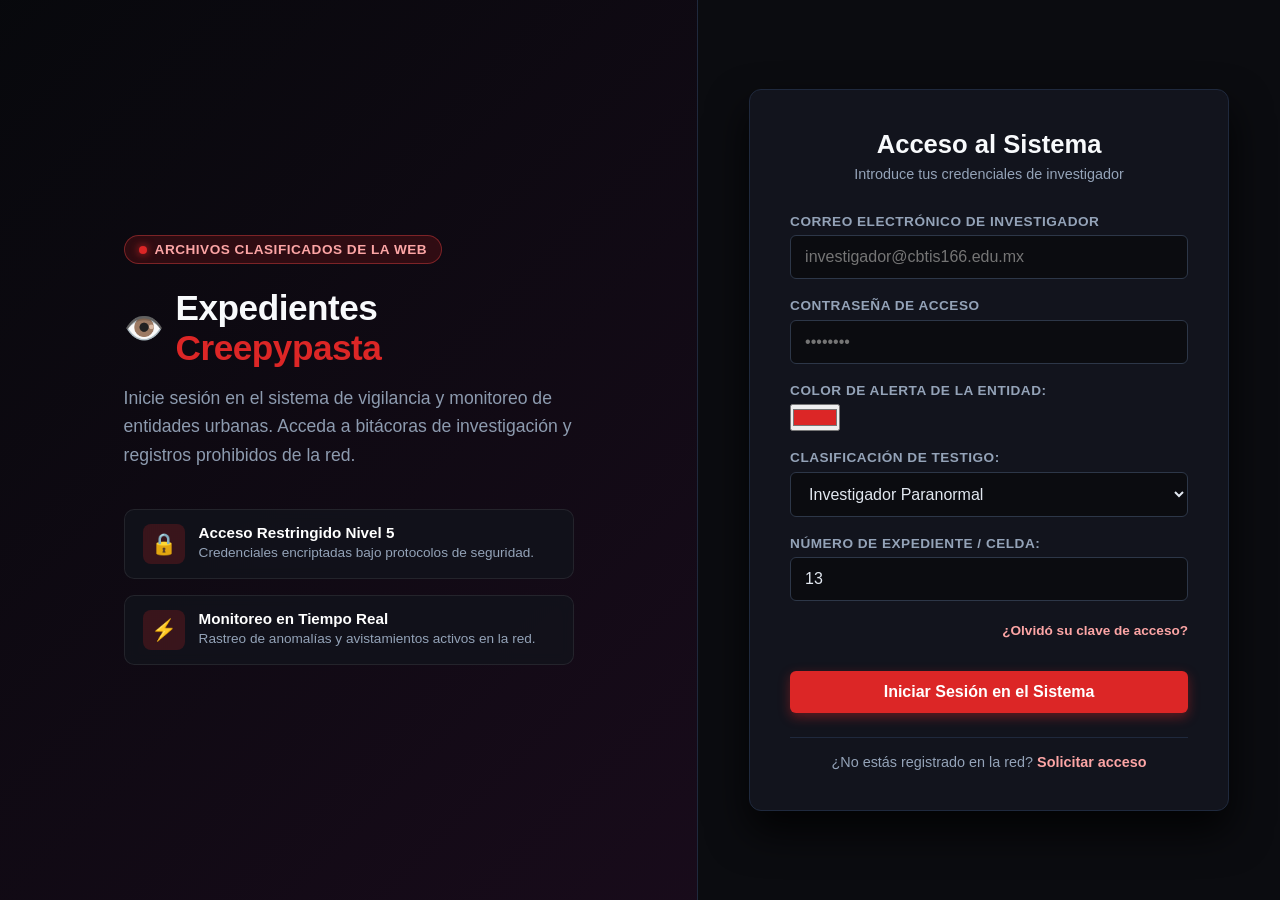
<file: index.html>
<!--
  ======================================================================
  INSTITUCIÓN: CBTis 166 Pablo Torres Burgos
  ----------------------------------------------------------------------
  * Estudiante: Lopez Reyes Ian Uriel
  * Grupo: 3B PRO VESP  
  * Actividad: Formulario de Sesión / Login - Expediente Creepypasta
  ====================================================================== -->

<!DOCTYPE html>
<html lang="es">
<head>
    <meta charset="UTF-8">
    <meta name="viewport" content="width=device-width, initial-scale=1.0">
    <title>Acceso al Expediente - Enciclopedia de Creepypastas</title>
    <link rel="stylesheet" href="styles.css">
</head>
<body>

    <!-- Contenedor principal que divide la pantalla en dos mitades -->
    <div class="portal-container">

        <!-- LADO IZQUIERDO: Panel de Marca Estilo Archivo Clasificado / Misterio -->
        <div class="portal-brand-side">
            <div class="brand-content">
                
                <!-- Insignia superior -->
                <div class="brand-badge">
                    <span class="badge-dot"></span> Archivos Clasificados de la Web
                </div>

                <div class="brand-logo-large">
                    <span class="logo-icon">👁️</span>
                    <h1>Expedientes <span>Creepypasta</span></h1>
                </div>
                
                <p class="brand-tagline">
                    Inicie sesión en el sistema de vigilancia y monitoreo de entidades urbanas. Acceda a bitácoras de investigación y registros prohibidos de la red.
                </p>

                <!-- Tarjetas pequeñas de características -->
                <div class="brand-features">
                    <div class="feature-item">
                        <div class="feature-icon">🔒</div>
                        <div>
                            <h4>Acceso Restringido Nivel 5</h4>
                            <p>Credenciales encriptadas bajo protocolos de seguridad.</p>
                        </div>
                    </div>
                    <div class="feature-item">
                        <div class="feature-icon">⚡</div>
                        <div>
                            <h4>Monitoreo en Tiempo Real</h4>
                            <p>Rastreo de anomalías y avistamientos activos en la red.</p>
                        </div>
                    </div>
                </div>

            </div>
        </div>

        <!-- LADO DERECHO: Tarjeta del Formulario de Inicio de Sesión -->
        <div class="portal-form-side">
            <div class="login-card">
                
                <div class="login-header">
                    <h2>Acceso al Sistema</h2>
                    <p>Introduce tus credenciales de investigador</p>
                </div>

                <!-- Formulario de Inicio de Sesión -->
                <form id="form-login" action="/login-procesar" method="POST">
                    
                    <div class="input-group">
                        <label for="email">Correo Electrónico de Investigador</label>
                        <input type="email" id="email" name="email" placeholder="investigador@cbtis166.edu.mx" required>
                    </div>

                    <div class="input-group">
                        <label for="password">Contraseña de Acceso</label>
                        <input type="password" id="password" name="password" placeholder="••••••••" required>
                    </div>

                    <div class="input-group">
                        <label for="colorFavorito">Color de Alerta de la Entidad:</label>
                        <input type="color" id="colorFavorito" name="colorFavorito" value="#dc2626">
                    </div>

                    <div class="input-group">
                        <label for="genero">Clasificación de Testigo:</label>
                        <select id="genero" name="genero">
                            <!-- Grupo de opciones -->
                            <optgroup label="Clasificación">
                                <option value="investigador">Investigador Paranormal</option>
                                <option value="superviviente">Superviviente de Encuentro</option>
                                <option value="observador">Observador Anónimo</option>
                            </optgroup>
                        </select>
                    </div>

                    <div class="input-group">
                        <label for="in-number">Número de Expediente / Celda:</label>
                        <input type="number" id="in-number" name="expediente" min="1" max="99" value="13">
                    </div>

                    <div class="form-actions-help">
                        <a href="recuperar.html" class="forgot-link">¿Olvidó su clave de acceso?</a>
                    </div>

                    <button type="submit" class="btn-submit">Iniciar Sesión en el Sistema</button>

                </form>

                <!-- Pie de tarjeta con opción de registro -->
                <div class="login-footer">
                    <p>¿No estás registrado en la red? <a href="registro.html">Solicitar acceso</a></p>
                </div>

            </div>
        </div>

    </div>

    <script src="script.js"></script>
</body>
</html>
</file>
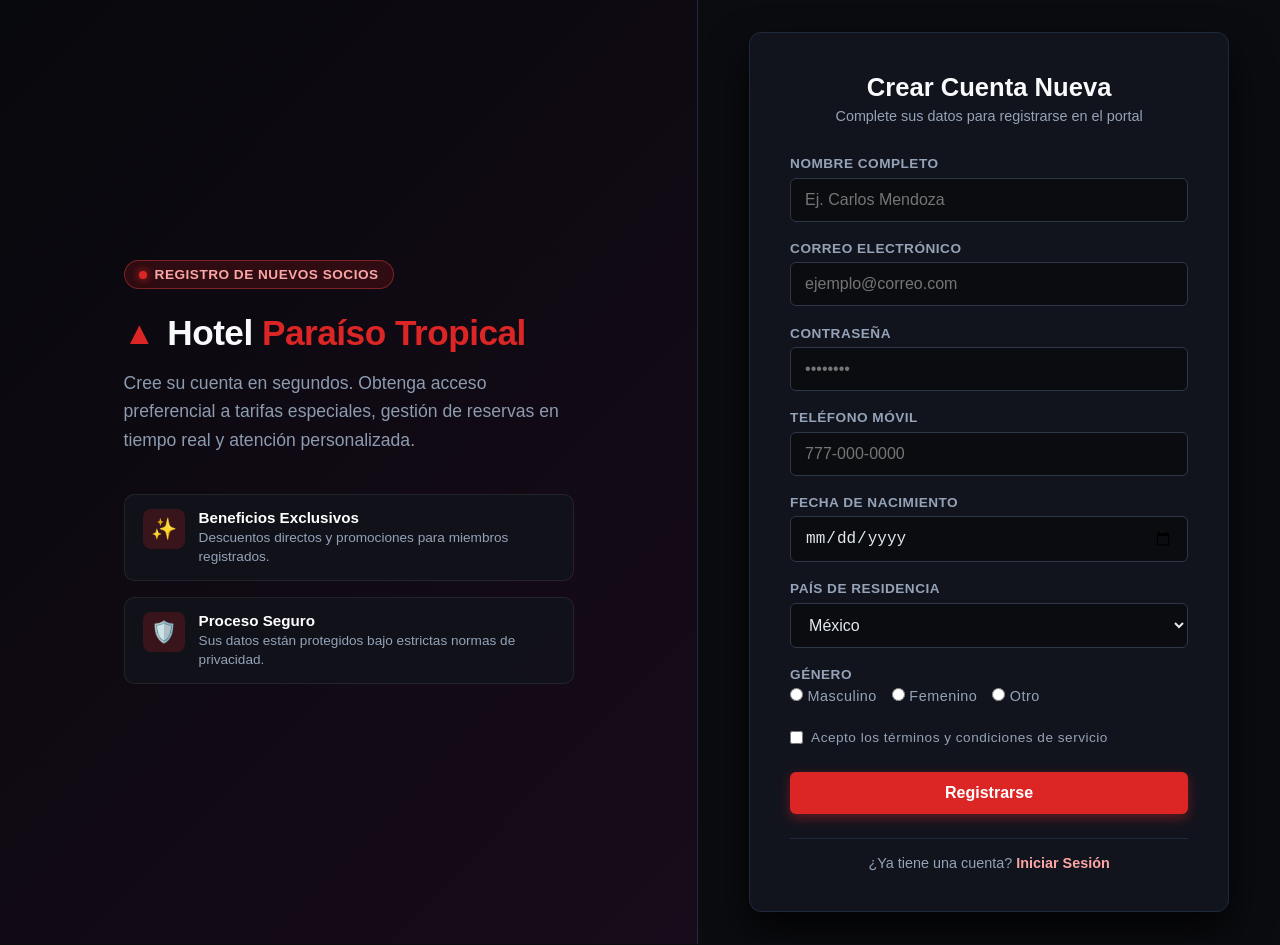
<file: registro.html>
<!DOCTYPE html>
<html lang="es">
<head>
    <meta charset="UTF-8">
    <meta name="viewport" content="width=device-width, initial-scale=1.0">
    <title>Registro - Portal de Clientes</title>
    <link rel="stylesheet" href="styles.css">
</head>
<body>

    <!-- Contenedor general de dos columnas -->
    <div class="portal-container">

        <!-- LADO IZQUIERDO: Panel de Marca y Características -->
        <div class="portal-brand-side">
            <div class="brand-content">
                
                <div class="brand-badge">
                    <span class="badge-dot"></span> Registro de Nuevos Socios
                </div>

                <div class="brand-logo-large">
                    <span class="logo-icon">▲</span>
                    <h1>Hotel <span>Paraíso Tropical</span></h1>
                </div>
                
                <p class="brand-tagline">
                    Cree su cuenta en segundos. Obtenga acceso preferencial a tarifas especiales, gestión de reservas en tiempo real y atención personalizada.
                </p>

                <div class="brand-features">
                    <div class="feature-item">
                        <div class="feature-icon">✨</div>
                        <div>
                            <h4>Beneficios Exclusivos</h4>
                            <p>Descuentos directos y promociones para miembros registrados.</p>
                        </div>
                    </div>
                    <div class="feature-item">
                        <div class="feature-icon">🛡️</div>
                        <div>
                            <h4>Proceso Seguro</h4>
                            <p>Sus datos están protegidos bajo estrictas normas de privacidad.</p>
                        </div>
                    </div>
                </div>

            </div>
        </div>

        <!-- LADO DERECHO: Tarjeta del Formulario de Registro -->
        <div class="portal-form-side">
            <div class="login-card">
                
                <div class="login-header">
                    <h2>Crear Cuenta Nueva</h2>
                    <p>Complete sus datos para registrarse en el portal</p>
                </div>

                <!-- Formulario completo de Registro -->
                <form id="form-registro" action="#" method="POST">
                    
                    <div class="input-group">
                        <label for="nombre">Nombre Completo</label>
                        <input type="text" id="nombre" name="nombre" placeholder="Ej. Carlos Mendoza" required>
                    </div>

                    <div class="input-group">
                        <label for="email">Correo Electrónico</label>
                        <input type="email" id="email" name="email" placeholder="ejemplo@correo.com" required>
                    </div>

                    <div class="input-group">
                        <label for="password">Contraseña</label>
                        <input type="password" id="password" name="password" placeholder="••••••••" required>
                    </div>

                    <div class="input-group">
                        <label for="telefono">Teléfono Móvil</label>
                        <input type="tel" id="telefono" name="telefono" placeholder="777-000-0000">
                    </div>

                    <div class="input-group">
                        <label for="fecha-nacimiento">Fecha de Nacimiento</label>
                        <input type="date" id="fecha-nacimiento" name="fecha_nacimiento">
                    </div>

                    <div class="input-group">
                        <label for="pais">País de Residencia</label>
                        <select id="pais" name="pais">
                            <option value="mx" selected>México</option>
                            <option value="co">Colombia</option>
                            <option value="ar">Argentina</option>
                            <option value="es">España</option>
                            <option value="otro">Otro</option>
                        </select>
                    </div>

                    <div class="input-group">
                        <label>Género</label>
                        <div style="display: flex; gap: 15px; margin-top: 5px;">
                            <label style="font-weight: normal; text-transform: none; cursor: pointer; font-size: 0.9rem;">
                                <input type="radio" name="genero" value="masculino"> Masculino
                            </label>
                            <label style="font-weight: normal; text-transform: none; cursor: pointer; font-size: 0.9rem;">
                                <input type="radio" name="genero" value="femenino"> Femenino
                            </label>
                            <label style="font-weight: normal; text-transform: none; cursor: pointer; font-size: 0.9rem;">
                                <input type="radio" name="genero" value="otro"> Otro
                            </label>
                        </div>
                    </div>

                    <div class="input-group checkbox-group">
                        <input type="checkbox" id="terminos" name="terminos" required>
                        <label for="terminos" style="display: inline; font-weight: normal; text-transform: none; font-size: 0.85rem; margin-bottom: 0;">
                            Acepto los términos y condiciones de servicio
                        </label>
                    </div>

                    <button type="submit" class="btn-submit">Registrarse</button>

                </form>

                <!-- Pie de tarjeta con enlace para regresar al Login -->
                <div class="login-footer">
                    <p>¿Ya tiene una cuenta? <a href="index.html">Iniciar Sesión</a></p>
                </div>

            </div>
        </div>

    </div>

    <script src="script_registro.js"></script>
</body>
</html>
</file>
<file: styles.css>
/* ======================================================================
   ESTILOS CORPORATIVOS - EXPEDIENTES CREEPYPASTA (TEMA OSCURO TÉTRICO)
   ====================================================================== */
* {
    box-sizing: border-box;
    margin: 0;
    padding: 0;
}

body {
    font-family: 'Segoe UI', Tahoma, Geneva, Verdana, sans-serif;
    min-height: 100vh;
    overflow-y: auto;
    background-color: #0b0c10; /* Fondo negro carbón profundo */
    color: #e2e8f0;
}

/* Contenedor general que divide la pantalla en dos columnas */
.portal-container {
    display: grid;
    grid-template-columns: 1.2fr 1fr; /* Izquierda más amplia, derecha simétrica */
    min-height: 100vh;
    width: 100%;
}

@media (max-width: 900px) {
    .portal-container {
        grid-template-columns: 1fr; /* En celulares se vuelve una sola columna */
    }
    .portal-brand-side {
        padding: 3rem 1.5rem !important;
        min-height: 280px;
    }
}

/* --------------------------------------------------------------------
   PANEL IZQUIERDO: FONDO OSCURO CON DEGRADADO Y AMBIENTE TÉTRICO
   -------------------------------------------------------------------- */
.portal-brand-side {
    /* Degradado negro y rojo/púrpura oscuro sobre ambiente misterioso */
    background: linear-gradient(135deg, rgba(7, 8, 12, 0.92), rgba(26, 11, 28, 0.88)), 
                url('https://i.redd.it/ntq0n5ids66h1.jpeg');
    background-size: cover;
    background-position: center;
    background-repeat: no-repeat;
    display: flex;
    align-items: center;
    justify-content: center;
    padding: 3rem;
    color: white;
    border-right: 1px solid #1f293d;
}

.brand-content {
    max-width: 450px;
}

/* Insignia superior en tonos rojos sangre / alerta */
.brand-badge {
    display: inline-flex;
    align-items: center;
    gap: 8px;
    background-color: rgba(153, 27, 27, 0.25);
    border: 1px solid rgba(239, 68, 68, 0.4);
    padding: 6px 14px;
    border-radius: 20px;
    font-size: 0.85rem;
    font-weight: 600;
    color: #fca5a5;
    text-transform: uppercase;
    letter-spacing: 0.5px;
    margin-bottom: 1.5rem;
    backdrop-filter: blur(4px);
}

.badge-dot {
    width: 8px;
    height: 8px;
    background-color: #dc2626;
    border-radius: 50%;
    box-shadow: 0 0 8px #dc2626;
}

.brand-logo-large {
    display: flex;
    align-items: center;
    gap: 12px;
    margin-bottom: 1rem;
}

.brand-logo-large .logo-icon {
    font-size: 2rem;
    color: #dc2626; /* Acento rojo sangre */
}

.brand-logo-large h1 {
    font-size: 2.2rem;
    font-weight: 800;
    letter-spacing: -0.5px;
    color: #f8fafc;
}

.brand-logo-large h1 span {
    color: #dc2626; /* Rojo brillante */
}

.brand-tagline {
    font-size: 1.1rem;
    line-height: 1.6;
    opacity: 0.95;
    color: #94a3b8;
}

/* Tarjetas de características con estilo cristal oscuro */
.brand-features {
    margin-top: 2.5rem;
    display: flex;
    flex-direction: column;
    gap: 1rem;
}

.feature-item {
    display: flex;
    align-items: flex-start;
    gap: 14px;
    background: rgba(18, 20, 29, 0.75);
    border: 1px solid rgba(255, 255, 255, 0.08);
    padding: 14px 18px;
    border-radius: 10px;
    backdrop-filter: blur(6px);
    transition: transform 0.2s ease, border-color 0.2s ease;
}

.feature-item:hover {
    transform: translateY(-2px);
    border-color: rgba(239, 68, 68, 0.4);
}

.feature-icon {
    font-size: 1.3rem;
    background: rgba(220, 38, 38, 0.2);
    padding: 8px;
    border-radius: 8px;
    display: flex;
    align-items: center;
    justify-content: center;
}

.feature-item h4 {
    color: #ffffff;
    font-size: 0.95rem;
    font-weight: 600;
    margin-bottom: 2px;
}

.feature-item p {
    color: #94a3b8;
    font-size: 0.85rem;
    line-height: 1.4;
}


/* --------------------------------------------------------------------
   PANEL DERECHO: FORMULARIO Y TARJETA OSCURA
   -------------------------------------------------------------------- */
.portal-form-side {
    background-color: #0b0c10; /* Fondo oscuro profundo */
    display: flex;
    align-items: center;
    justify-content: center;
    padding: 2rem 1rem;
}

.login-card {
    background-color: #12141d;
    color: #e2e8f0;
    padding: 2.5rem;
    border-radius: 12px;
    box-shadow: 0 20px 40px rgba(0, 0, 0, 0.8);
    width: 100%;
    max-width: 480px;
    border-top: 4px solid #dc2626; /* Toque rojo sangre institucional */
    border: 1px solid #1f293d;
}

/* Encabezado del formulario */
.login-header {
    text-align: center;
    margin-bottom: 2rem;
}

.login-header h2 {
    color: #f8fafc;
    font-size: 1.6rem;
    margin-bottom: 0.4rem;
}

.login-header p {
    color: #94a3b8;
    font-size: 0.9rem;
}

/* Grupos de campos */
.input-group {
    margin-bottom: 1.2rem;
}

label {
    display: block;
    margin-bottom: 0.4rem;
    font-weight: 600;
    color: #94a3b8;
    font-size: 0.85rem;
    text-transform: uppercase;
    letter-spacing: 0.5px;
}

/* Inputs oscuros y modernos */
input[type="text"],
input[type="email"],
input[type="password"],
input[type="tel"],
input[type="number"],
input[type="date"],
select,
textarea {
    width: 100%;
    padding: 12px 14px;
    border: 1px solid #2d3748;
    border-radius: 6px;
    font-size: 1rem;
    background-color: #0b0c10;
    color: #e2e8f0;
    transition: all 0.2s ease;
}

input:focus, 
select:focus, 
textarea:focus {
    border-color: #dc2626;
    outline: none;
    background-color: #12141d;
    box-shadow: 0 0 0 3px rgba(220, 38, 38, 0.2);
}

/* Estilos para Checkboxes y Radio Buttons */
.checkbox-group {
    display: flex;
    align-items: center;
    gap: 8px;
    margin-top: 0.5rem;
}

input[type="checkbox"], 
input[type="radio"] {
    width: auto;
    cursor: pointer;
}

/* Enlace de ayuda */
.form-actions-help {
    text-align: right;
    margin-bottom: 1.5rem;
}

.forgot-link {
    color: #fca5a5;
    font-size: 0.85rem;
    text-decoration: none;
    font-weight: 600;
}

.forgot-link:hover {
    text-decoration: underline;
}

/* Botón de envío principal (Rojo sangre) */
.btn-submit {
    width: 100%;
    padding: 12px;
    border: none;
    border-radius: 6px;
    background-color: #dc2626;
    color: white;
    font-size: 1rem;
    font-weight: 600;
    cursor: pointer;
    transition: background-color 0.2s;
    margin-top: 0.5rem;
    box-shadow: 0 4px 12px rgba(220, 38, 38, 0.4);
}

.btn-submit:hover {
    background-color: #991b1b;
}

/* Pie de tarjeta */
.login-footer {
    text-align: center;
    margin-top: 1.5rem;
    padding-top: 1rem;
    border-top: 1px solid #1f293d;
}

.login-footer p {
    color: #94a3b8;
    font-size: 0.9rem;
}

.login-footer a {
    color: #fca5a5;
    text-decoration: none;
    font-weight: 600;
}

.login-footer a:hover {
    text-decoration: underline;
}
</file>
